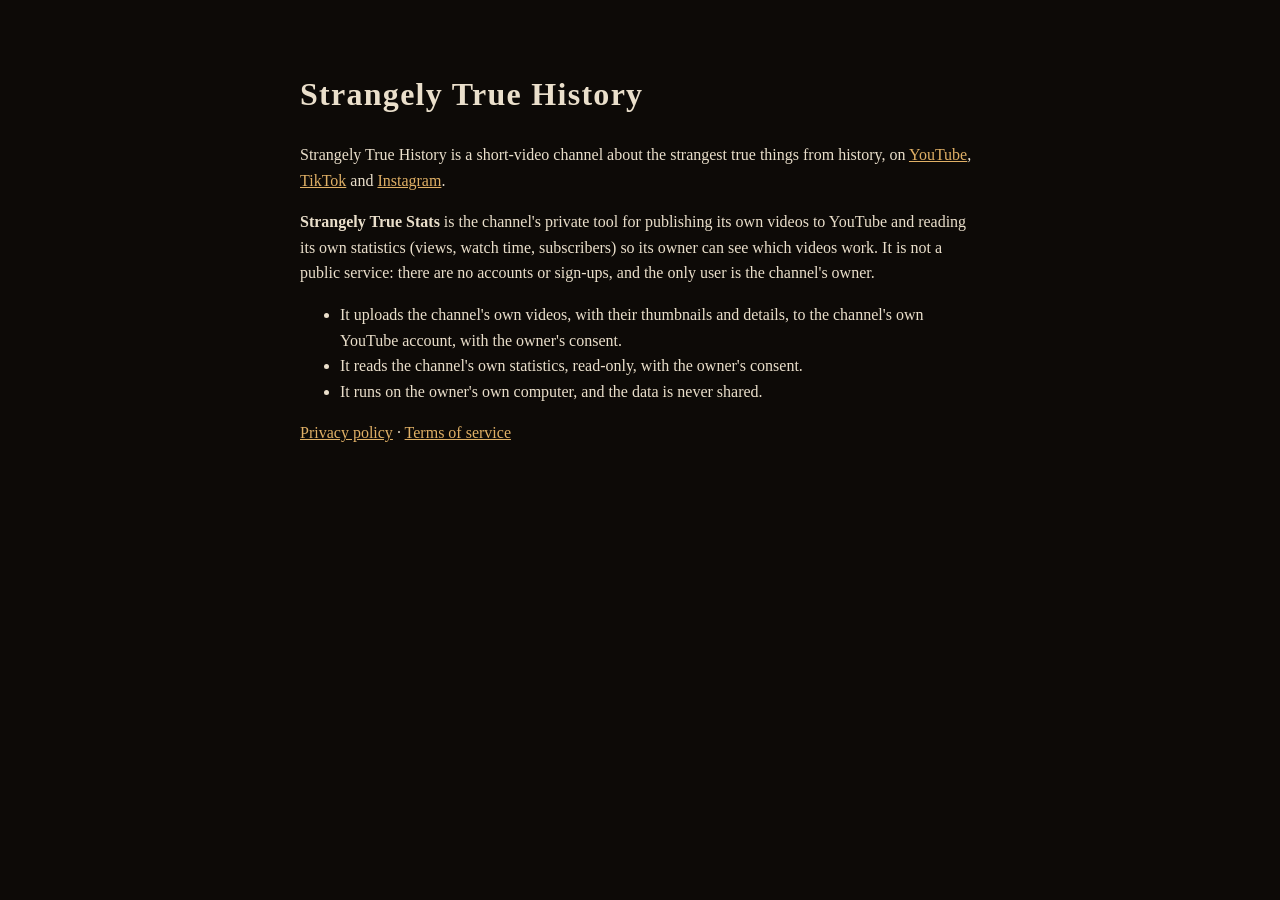
<file: index.html>
<!doctype html>
<html lang="en">
<head>
  <meta charset="utf-8">
  <meta name="viewport" content="width=device-width, initial-scale=1">
  <title>Strangely True History</title>
  <link rel="stylesheet" href="style.css">
</head>
<body>
  <main>
    <h1>Strangely True History</h1>
    <p>Strangely True History is a short-video channel about the strangest true things from history,
      on <a href="https://www.youtube.com/@StrangelyTrueHistory">YouTube</a>,
      <a href="https://www.tiktok.com/@strangelytruehistory">TikTok</a> and
      <a href="https://www.instagram.com/strangelytruehistory">Instagram</a>.</p>
    <p><strong>Strangely True Stats</strong> is the channel's private tool for publishing its own videos to
      YouTube and reading its own statistics (views, watch time, subscribers) so its owner can see which videos
      work. It is not a public service: there are no accounts or sign-ups, and the only user is the channel's
      owner.</p>
    <ul>
      <li>It uploads the channel's own videos, with their thumbnails and details, to the channel's own YouTube
        account, with the owner's consent.</li>
      <li>It reads the channel's own statistics, read-only, with the owner's consent.</li>
      <li>It runs on the owner's own computer, and the data is never shared.</li>
    </ul>
    <p><a href="privacy.html">Privacy policy</a> · <a href="terms.html">Terms of service</a></p>
  </main>
</body>
</html>
</file>
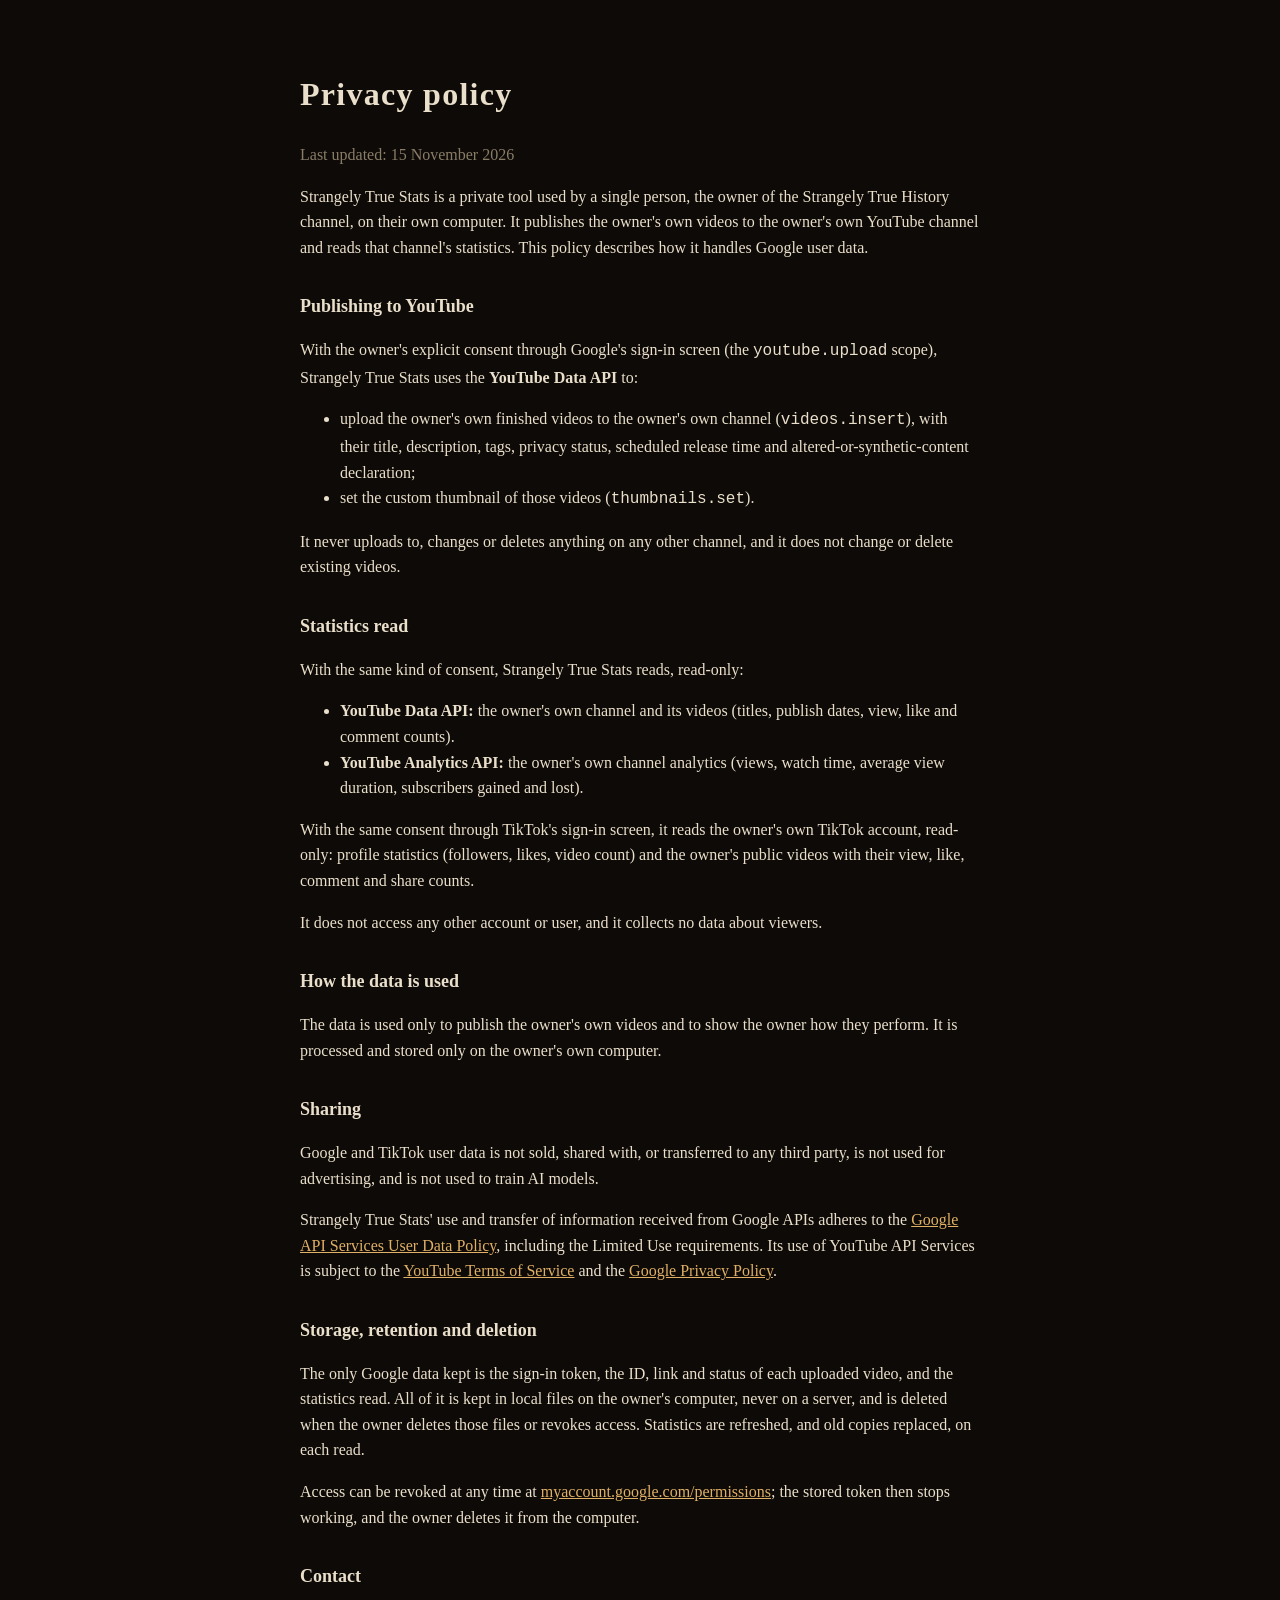
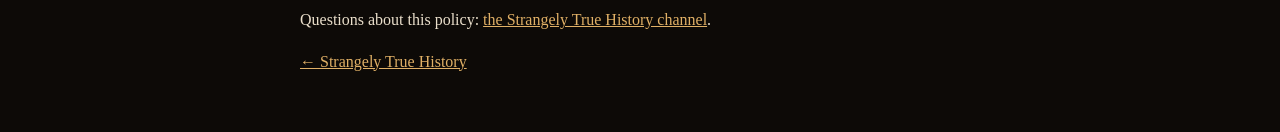
<file: privacy.html>
<!doctype html>
<html lang="en">
<head>
  <meta charset="utf-8">
  <meta name="viewport" content="width=device-width, initial-scale=1">
  <title>Privacy policy</title>
  <link rel="stylesheet" href="style.css">
</head>
<body>
  <main>
    <h1>Privacy policy</h1>
    <p class="muted">Last updated: 15 November 2026</p>

    <p>Strangely True Stats is a private tool used by a single person, the owner of the Strangely True History
      channel, on their own computer. It publishes the owner's own videos to the owner's own YouTube channel and
      reads that channel's statistics. This policy describes how it handles Google user data.</p>

    <h2>Publishing to YouTube</h2>
    <p>With the owner's explicit consent through Google's sign-in screen (the <code>youtube.upload</code> scope),
      Strangely True Stats uses the <strong>YouTube Data API</strong> to:</p>
    <ul>
      <li>upload the owner's own finished videos to the owner's own channel (<code>videos.insert</code>), with their
        title, description, tags, privacy status, scheduled release time and altered-or-synthetic-content
        declaration;</li>
      <li>set the custom thumbnail of those videos (<code>thumbnails.set</code>).</li>
    </ul>
    <p>It never uploads to, changes or deletes anything on any other channel, and it does not change or delete
      existing videos.</p>

    <h2>Statistics read</h2>
    <p>With the same kind of consent, Strangely True Stats reads, read-only:</p>
    <ul>
      <li><strong>YouTube Data API:</strong> the owner's own channel and its videos (titles, publish dates, view, like
        and comment counts).</li>
      <li><strong>YouTube Analytics API:</strong> the owner's own channel analytics (views, watch time, average view
        duration, subscribers gained and lost).</li>
    </ul>
    <p>With the same consent through TikTok's sign-in screen, it reads the owner's own TikTok account, read-only:
      profile statistics (followers, likes, video count) and the owner's public videos with their view, like, comment
      and share counts.</p>
    <p>It does not access any other account or user, and it collects no data about viewers.</p>

    <h2>How the data is used</h2>
    <p>The data is used only to publish the owner's own videos and to show the owner how they perform. It is
      processed and stored only on the owner's own computer.</p>

    <h2>Sharing</h2>
    <p>Google and TikTok user data is not sold, shared with, or transferred to any third party, is not used for advertising,
      and is not used to train AI models.</p>
    <p>Strangely True Stats' use and transfer of information received from Google APIs adheres to the
      <a href="https://developers.google.com/terms/api-services-user-data-policy">Google API Services User Data Policy</a>,
      including the Limited Use requirements. Its use of YouTube API Services is subject to the
      <a href="https://www.youtube.com/t/terms">YouTube Terms of Service</a> and the
      <a href="https://policies.google.com/privacy">Google Privacy Policy</a>.</p>

    <h2>Storage, retention and deletion</h2>
    <p>The only Google data kept is the sign-in token, the ID, link and status of each uploaded video, and the
      statistics read. All of it is kept in local files on the owner's computer, never on a server, and is deleted
      when the owner deletes those files or revokes access. Statistics are refreshed, and old copies replaced, on
      each read.</p>
    <p>Access can be revoked at any time at
      <a href="https://myaccount.google.com/permissions">myaccount.google.com/permissions</a>; the stored token
      then stops working, and the owner deletes it from the computer.</p>

    <h2>Contact</h2>
    <p>Questions about this policy: <a href="https://www.youtube.com/@StrangelyTrueHistory">the Strangely True History
      channel</a>.</p>

    <p><a href="index.html">← Strangely True History</a></p>
  </main>
</body>
</html>
</file>
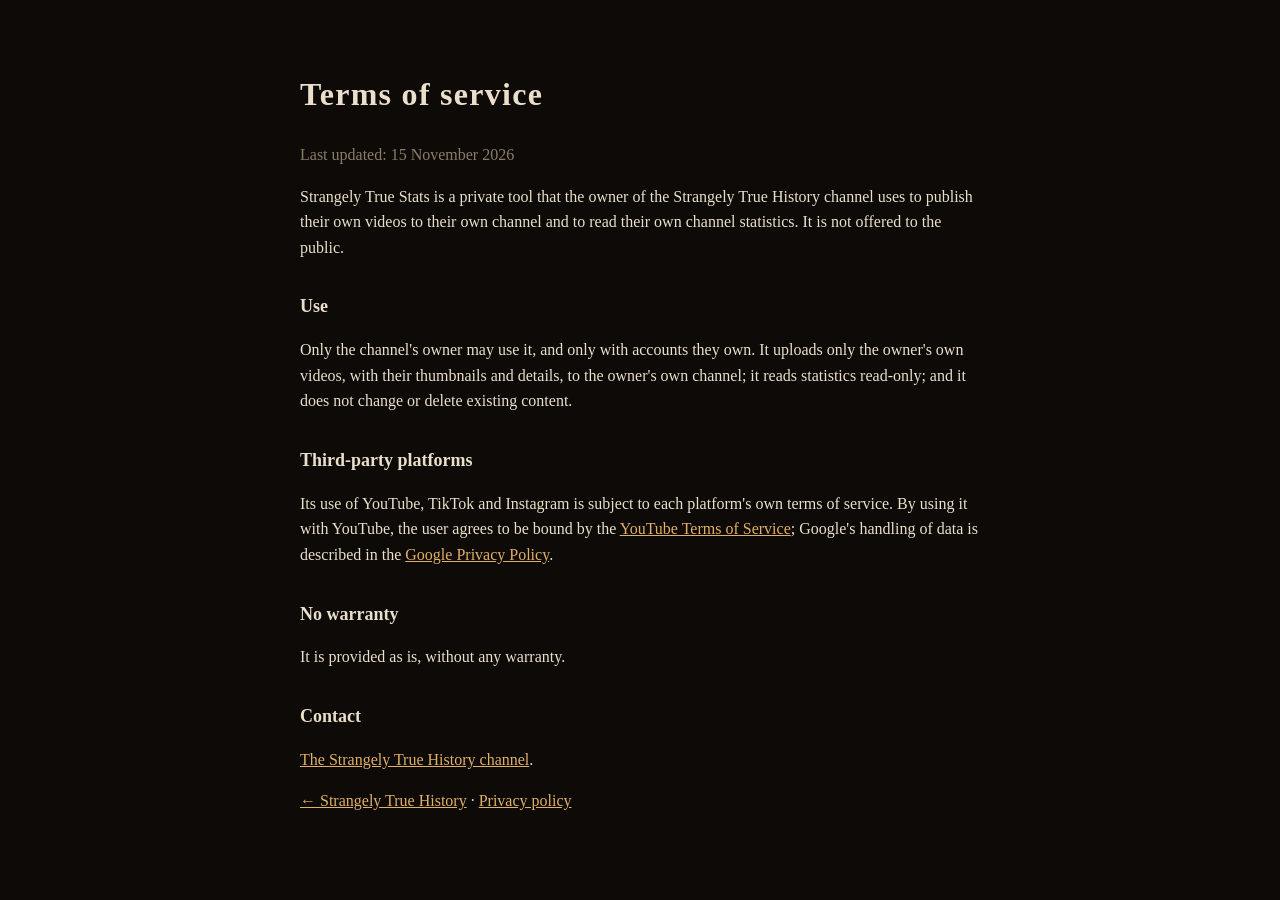
<file: terms.html>
<!doctype html>
<html lang="en">
<head>
  <meta charset="utf-8">
  <meta name="viewport" content="width=device-width, initial-scale=1">
  <title>Terms of service</title>
  <link rel="stylesheet" href="style.css">
</head>
<body>
  <main>
    <h1>Terms of service</h1>
    <p class="muted">Last updated: 15 November 2026</p>

    <p>Strangely True Stats is a private tool that the owner of the Strangely True History channel uses to publish
      their own videos to their own channel and to read their own channel statistics. It is not offered to the
      public.</p>

    <h2>Use</h2>
    <p>Only the channel's owner may use it, and only with accounts they own. It uploads only the owner's own
      videos, with their thumbnails and details, to the owner's own channel; it reads statistics read-only; and it
      does not change or delete existing content.</p>

    <h2>Third-party platforms</h2>
    <p>Its use of YouTube, TikTok and Instagram is subject to each platform's own terms of service. By using it with
      YouTube, the user agrees to be bound by the
      <a href="https://www.youtube.com/t/terms">YouTube Terms of Service</a>; Google's handling of data is described
      in the <a href="https://policies.google.com/privacy">Google Privacy Policy</a>.</p>

    <h2>No warranty</h2>
    <p>It is provided as is, without any warranty.</p>

    <h2>Contact</h2>
    <p><a href="https://www.youtube.com/@StrangelyTrueHistory">The Strangely True History channel</a>.</p>

    <p><a href="index.html">← Strangely True History</a> · <a href="privacy.html">Privacy policy</a></p>
  </main>
</body>
</html>
</file>
<file: style.css>
body { margin: 0; background: #0d0a07; color: #eadfcb; font: 16px/1.6 Georgia, "Times New Roman", serif; }
main { max-width: 680px; margin: 0 auto; padding: 48px 20px; }
h1 { letter-spacing: 0.04em; }
h2 { font-size: 18px; margin-top: 32px; }
a { color: #e0b066; }
.muted { color: #8a7d68; }
</file>
